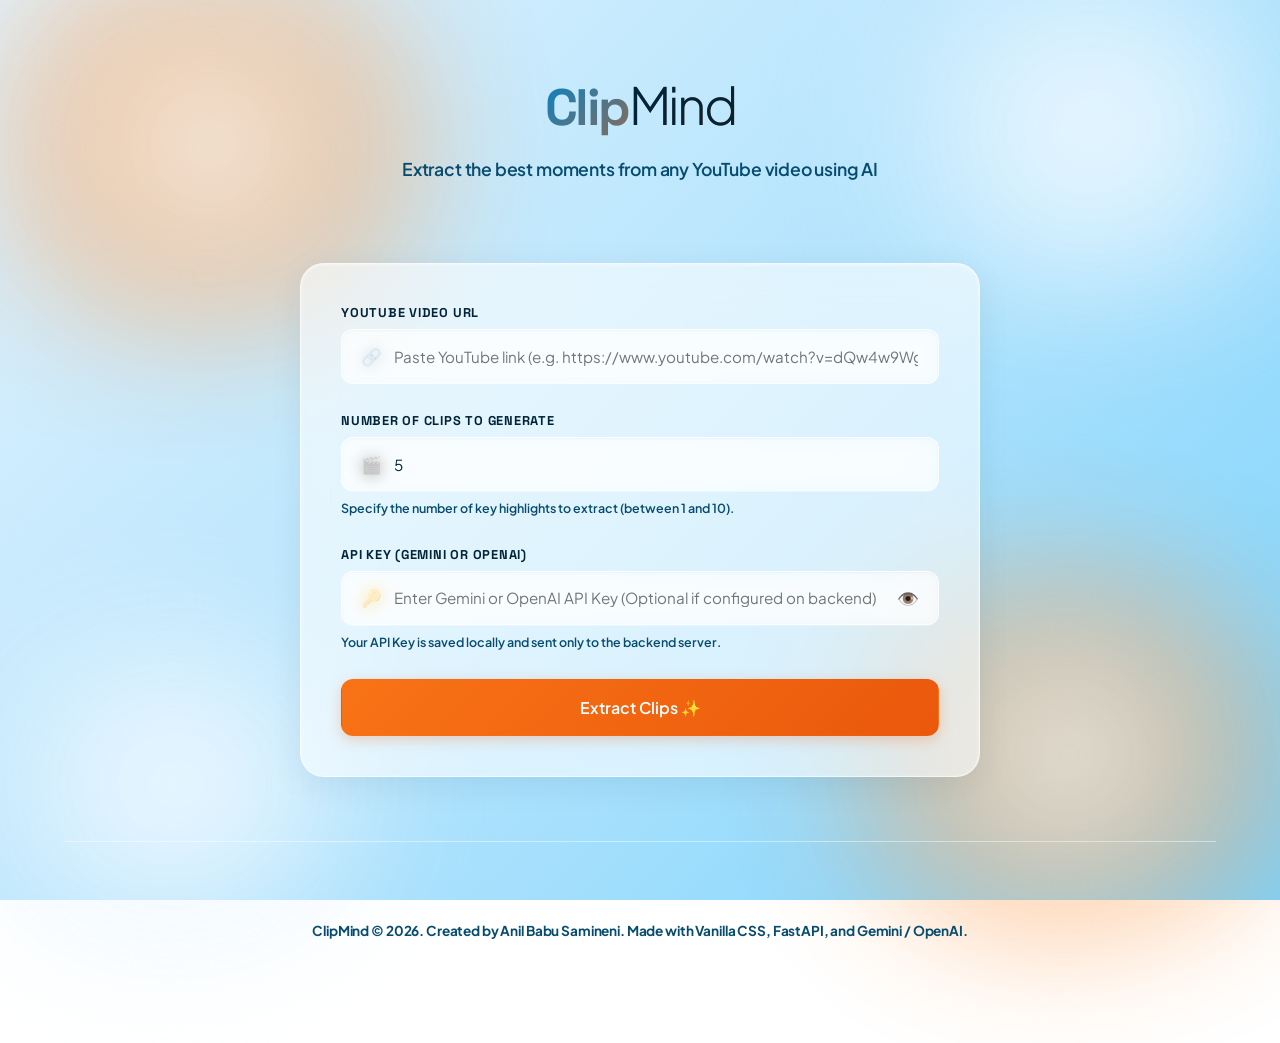
<file: clipmind/frontend/index.html>
<!DOCTYPE html>
<html lang="en">
<head>
    <meta charset="UTF-8">
    <meta name="viewport" content="width=device-width, initial-scale=1.0">
    <title>ClipMind - AI YouTube Clip Extractor</title>
    <meta name="description" content="Extract the most interesting, peak moments from any YouTube video in seconds using AI transcript analysis.">
    <!-- Google Fonts -->
    <link rel="preconnect" href="https://fonts.googleapis.com">
    <link rel="preconnect" href="https://fonts.gstatic.com" crossorigin>
    <link href="https://fonts.googleapis.com/css2?family=Plus+Jakarta+Sans:wght@300;400;500;600;700;800&family=Space+Grotesk:wght@400;500;700&display=swap" rel="stylesheet">
    <link rel="stylesheet" href="style.css">
</head>
<body>
    <!-- Animated Background Blobs at Corners -->
    <div class="blob blob-tl"></div>
    <div class="blob blob-tr"></div>
    <div class="blob blob-bl"></div>
    <div class="blob blob-br"></div>

    <div class="container">
        <!-- Header -->
        <header>
            <h1 class="logo-text">Clip<span>Mind</span></h1>
            <p class="subtitle">Extract the best moments from any YouTube video using AI</p>
        </header>

        <!-- Main Workspace -->
        <main>
            <!-- Form Card -->
            <section class="card form-card">
                <form id="extractor-form">
                    <!-- YouTube URL Input -->
                    <div class="input-group">
                        <label for="youtube-url">YouTube Video URL</label>
                        <div class="input-wrapper">
                            <span class="input-icon">🔗</span>
                            <input 
                                type="url" 
                                id="youtube-url" 
                                placeholder="Paste YouTube link (e.g. https://www.youtube.com/watch?v=dQw4w9WgXcQ)"
                                required
                            >
                        </div>
                    </div>

                    <!-- Number of Clips Input -->
                    <div class="input-group">
                        <label for="num-clips">Number of Clips to Generate</label>
                        <div class="input-wrapper">
                            <span class="input-icon">🎬</span>
                            <input 
                                type="number" 
                                id="num-clips" 
                                min="1" 
                                max="10" 
                                value="5"
                                required
                            >
                        </div>
                        <p class="input-hint">Specify the number of key highlights to extract (between 1 and 10).</p>
                    </div>

                    <!-- API Key Input -->
                    <div class="input-group">
                        <label for="api-key">API Key (Gemini or OpenAI)</label>
                        <div class="input-wrapper">
                            <span class="input-icon">🔑</span>
                            <input 
                                type="password" 
                                id="api-key" 
                                placeholder="Enter Gemini or OpenAI API Key (Optional if configured on backend)"
                            >
                            <button type="button" id="toggle-key-visibility" class="btn-icon">👁️</button>
                        </div>
                        <div id="key-badge-container" class="badge-container hidden">
                            <span id="key-type-badge" class="badge"></span>
                        </div>
                        <p class="input-hint">Your API Key is saved locally and sent only to the backend server.</p>
                    </div>

                    <!-- Action Button -->
                    <button type="submit" id="submit-btn" class="btn btn-primary">
                        <span class="btn-text">Extract Clips ✨</span>
                        <div class="spinner hidden"></div>
                    </button>
                </form>
            </section>

            <!-- Error Banner -->
            <section id="error-container" class="card error-card hidden">
                <div class="error-header">
                    <span class="error-icon">⚠️</span>
                    <h3>Something went wrong</h3>
                </div>
                <p id="error-message"></p>
                <div class="error-actions">
                    <button id="error-dismiss-btn" class="btn btn-secondary btn-small">Dismiss</button>
                    <button id="try-mock-btn" class="btn btn-primary btn-small hidden">Try Mock Mode 🚀</button>
                </div>
            </section>

            <!-- Progress Tracker Section -->
            <section id="progress-section" class="card progress-card hidden">
                <h3>Processing Video</h3>
                <p id="status-message">Initializing process...</p>

                <!-- Custom Stepper -->
                <div class="stepper">
                    <div class="step" id="step-fetching">
                        <div class="step-circle">📝</div>
                        <div class="step-label">Transcript</div>
                    </div>
                    <div class="step-line"></div>
                    <div class="step" id="step-analyzing">
                        <div class="step-circle">🤖</div>
                        <div class="step-label">AI Analysis</div>
                    </div>
                    <div class="step-line"></div>
                    <div class="step" id="step-downloading">
                        <div class="step-circle">⬇️</div>
                        <div class="step-label">Download</div>
                    </div>
                    <div class="step-line"></div>
                    <div class="step" id="step-clipping">
                        <div class="step-circle">✂️</div>
                        <div class="step-label">Clipping</div>
                    </div>
                </div>

                <!-- Custom Progress Bar -->
                <div class="progress-bar-container">
                    <div id="progress-fill" class="progress-bar-fill"></div>
                </div>
                <div class="progress-percent" id="progress-percent">0%</div>
            </section>

            <!-- Results Section -->
            <section id="results-section" class="results-section hidden">
                <div class="results-header">
                    <h2>🎯 AI Highlights</h2>
                    <p>We found <span id="clips-count">0</span> key highlights — each under 58 seconds.</p>
                </div>

                <div id="clips-grid" class="clips-grid">
                    <!-- Clip cards will be dynamically injected here -->
                </div>
            </section>
        </main>

        <!-- Footer -->
        <footer>
            <p>ClipMind &copy; 2026. Created by Anil Babu Samineni. Made with Vanilla CSS, FastAPI, and Gemini / OpenAI.</p>
        </footer>
    </div>

    <!-- JS App Entry -->
    <script src="app.js"></script>
</body>
</html>
</file>
<file: clipmind/frontend/style.css>
/* Core Design System - Premium Sky & Sun (Vibrant Glassmorphism) Theme */
:root {
    --bg-color: #bae6fd; /* Sky 200 base */
    --bg-gradient: linear-gradient(135deg, #e0f2fe 0%, #bae6fd 45%, #7dd3fc 100%); /* Clear sky-blue background gradient */
    --surface-color: rgba(255, 255, 255, 0.58); /* High-readability frosted glass cards */
    --border-color: rgba(255, 255, 255, 0.6); /* Semi-transparent white borders */
    --border-hover: rgba(255, 255, 255, 0.9); /* Bright border highlights on focus/hover */
    --accent-primary: #ea580c; /* Orange 600 - vibrant sunset orange primary accent */
    --accent-secondary: #f97316; /* Orange 500 - sunset amber accent */
    --accent-gradient: linear-gradient(135deg, #f97316 0%, #ea580c 100%); /* Sunset orange to amber action gradient */
    --logo-gradient: linear-gradient(135deg, #0284c7 0%, #ea580c 100%); /* Brand: sky-blue to warm orange transition */
    --text-primary: #022438; /* Deep space-navy for AAA contrast over glassmorphism cards */
    --text-secondary: #074c6f; /* Ocean navy for descriptions and content text */
    --text-muted: #1a5675; /* Muted sky-navy */
    --error-color: #e11d48; /* Premium warning red */
    --success-color: #f59e0b; /* Sunset gold/amber for completed steps */
    
    /* Elegant double-layered glass shadows */
    --shadow-main: 0 8px 32px 0 rgba(2, 36, 56, 0.08), 
                   0 1px 3px 0 rgba(255, 255, 255, 0.5) inset;
    --shadow-hover: 0 16px 48px 0 rgba(2, 36, 56, 0.12), 
                    0 1px 3px 0 rgba(255, 255, 255, 0.6) inset;
    --shadow-input: 0 1px 2px 0 rgba(2, 36, 56, 0.03) inset;

    /* Fonts */
    --font-sans: 'Plus Jakarta Sans', -apple-system, BlinkMacSystemFont, "Segoe UI", Roboto, Helvetica, Arial, sans-serif;
    --font-heading: 'Space Grotesk', -apple-system, BlinkMacSystemFont, sans-serif;

    /* Timing */
    --transition-fast: 0.15s cubic-bezier(0.16, 1, 0.3, 1);
    --transition-normal: 0.25s cubic-bezier(0.16, 1, 0.3, 1);
    --transition-slow: 0.4s cubic-bezier(0.16, 1, 0.3, 1);
}

/* Global Reset & Scrollbar */
* {
    margin: 0;
    padding: 0;
    box-sizing: border-box;
    font-family: var(--font-sans);
}

html {
    scroll-behavior: smooth;
}

body {
    background: var(--bg-gradient);
    background-attachment: fixed;
    color: var(--text-primary);
    min-height: 100vh;
    overflow-x: hidden;
    position: relative;
    display: flex;
    justify-content: center;
    align-items: flex-start;
    transition: background-color var(--transition-normal);
}

/* Custom Scrollbars */
::-webkit-scrollbar {
    width: 8px;
    height: 8px;
}
::-webkit-scrollbar-track {
    background: var(--bg-color);
}
::-webkit-scrollbar-thumb {
    background: rgba(255, 255, 255, 0.7);
    border-radius: 9999px;
    border: 2px solid var(--bg-color);
}
::-webkit-scrollbar-thumb:hover {
    background: rgba(255, 255, 255, 0.95);
}

/* Sky & Sun Background Atmosphere - Corner Blobs Layout */
.blob {
    position: fixed;
    border-radius: 50% 60% 70% 50% / 50% 60% 50% 60%;
    filter: blur(65px); /* Soft blur to maintain definitions */
    z-index: -1;
    opacity: 0.9;
    animation: float 28s infinite alternate ease-in-out;
    pointer-events: none;
}

/* Top-Left: Saturated sunset orange covered/layered with a bright white center */
.blob-tl {
    background: radial-gradient(circle, rgba(255, 255, 255, 0.96) 0%, rgba(251, 146, 60, 0.6) 45%, rgba(255, 255, 255, 0) 75%);
    width: 550px;
    height: 380px;
    top: -5%;
    left: -5%;
}

/* Top-Right: Light fluffy white cloud with soft peach/sky-blue tint */
.blob-tr {
    background: radial-gradient(circle, rgba(255, 255, 255, 0.96) 0%, rgba(224, 242, 254, 0.7) 50%, rgba(255, 255, 255, 0) 75%);
    width: 500px;
    height: 350px;
    top: -5%;
    right: -5%;
    animation-delay: -5s;
}

/* Bottom-Left: Light fluffy white cloud with soft peach/sky-blue tint */
.blob-bl {
    background: radial-gradient(circle, rgba(255, 255, 255, 0.96) 0%, rgba(224, 242, 254, 0.7) 50%, rgba(255, 255, 255, 0) 75%);
    width: 480px;
    height: 320px;
    bottom: -5%;
    left: -5%;
    animation-delay: -10s;
}

/* Bottom-Right: Saturated sunset orange covered/layered with a bright white center */
.blob-br {
    background: radial-gradient(circle, rgba(255, 255, 255, 0.96) 0%, rgba(251, 146, 60, 0.6) 45%, rgba(255, 255, 255, 0) 75%);
    width: 550px;
    height: 380px;
    bottom: -5%;
    right: -5%;
    animation-delay: -15s;
}

@keyframes float {
    0% {
        transform: translate(0, 0) scale(1) rotate(0deg);
        border-radius: 50% 60% 70% 50% / 50% 60% 50% 60%;
    }
    50% {
        transform: translate(80px, 45px) scale(1.1) rotate(4deg);
        border-radius: 60% 50% 60% 70% / 60% 50% 70% 50%;
    }
    100% {
        transform: translate(-40px, -30px) scale(0.95) rotate(-3deg);
        border-radius: 50% 60% 70% 50% / 50% 60% 50% 60%;
    }
}

/* App Container */
.container {
    width: 100%;
    max-width: 1200px;
    padding: 4.5rem 1.5rem;
    display: flex;
    flex-direction: column;
    min-height: 100vh;
    gap: 1.5rem;
}

/* Header & Typography */
header {
    text-align: center;
    margin-bottom: 3.5rem;
}

.logo-text {
    font-family: var(--font-heading);
    font-size: 3.2rem;
    font-weight: 800;
    letter-spacing: -0.05em;
    margin-bottom: 0.5rem;
    background: var(--logo-gradient); /* Sky-blue to sunset orange transition */
    -webkit-background-clip: text;
    -webkit-text-fill-color: transparent;
    display: inline-block;
}

.logo-text span {
    font-weight: 300;
    -webkit-text-fill-color: var(--text-primary);
    color: var(--text-primary);
}

.subtitle {
    font-size: 1.1rem;
    color: var(--text-secondary);
    font-weight: 600;
    max-width: 550px;
    margin: 0.5rem auto 0 auto;
    line-height: 1.55;
    letter-spacing: -0.01em;
}

/* Glassmorphism Cards */
.card {
    background: var(--surface-color);
    backdrop-filter: blur(24px);
    -webkit-backdrop-filter: blur(24px);
    border: 1px solid var(--border-color);
    border-radius: 24px;
    padding: 2.5rem;
    box-shadow: var(--shadow-main);
    transition: transform var(--transition-normal), box-shadow var(--transition-normal), border-color var(--transition-normal);
}

.form-card {
    max-width: 680px;
    margin: 0 auto 2.5rem auto;
}

.form-card:hover {
    border-color: var(--border-hover);
    box-shadow: var(--shadow-hover);
}

/* Forms & Inputs */
.input-group {
    margin-bottom: 1.75rem;
}

.input-group label {
    display: block;
    margin-bottom: 0.5rem;
    font-size: 0.8rem;
    font-weight: 700;
    color: var(--text-primary);
    font-family: var(--font-heading);
    text-transform: uppercase;
    letter-spacing: 0.06em;
}

.input-wrapper {
    position: relative;
    display: flex;
    align-items: center;
}

.input-icon {
    position: absolute;
    left: 1.25rem;
    font-size: 1.05rem;
    color: var(--text-secondary);
    pointer-events: none;
    display: flex;
    align-items: center;
    justify-content: center;
}

.input-wrapper input {
    width: 100%;
    padding: 1.05rem 1.25rem 1.05rem 3.25rem;
    background: rgba(255, 255, 255, 0.5);
    backdrop-filter: blur(8px);
    -webkit-backdrop-filter: blur(8px);
    border: 1px solid rgba(255, 255, 255, 0.65);
    border-radius: 12px;
    color: var(--text-primary);
    font-size: 0.95rem;
    outline: none;
    box-shadow: var(--shadow-input);
    transition: border-color var(--transition-fast), box-shadow var(--transition-fast), background var(--transition-fast);
}

.input-wrapper input:hover {
    background: rgba(255, 255, 255, 0.65);
    border-color: rgba(255, 255, 255, 0.85);
}

.input-wrapper input:focus {
    background: rgba(255, 255, 255, 0.85);
    border-color: var(--accent-primary);
    box-shadow: 0 0 0 3px rgba(234, 88, 12, 0.25), var(--shadow-input);
}

.input-hint {
    font-size: 0.78rem;
    color: var(--text-secondary);
    font-weight: 600;
    margin-top: 0.5rem;
    line-height: 1.45;
}

.btn-icon {
    position: absolute;
    right: 1.25rem;
    background: none;
    border: none;
    cursor: pointer;
    font-size: 1.1rem;
    color: var(--text-secondary);
    transition: color var(--transition-fast), transform var(--transition-fast);
    display: flex;
    align-items: center;
    justify-content: center;
}

.btn-icon:hover {
    color: var(--text-primary);
    transform: scale(1.08);
}

/* Premium Buttons */
.btn {
    display: inline-flex;
    align-items: center;
    justify-content: center;
    gap: 0.5rem;
    width: 100%;
    padding: 1.05rem;
    border-radius: 12px;
    font-size: 1rem;
    font-weight: 600;
    cursor: pointer;
    transition: all var(--transition-fast);
    border: 1px solid transparent;
    outline: none;
}

.btn-primary {
    background: var(--accent-gradient); /* Sunset Orange to amber gradient */
    color: #ffffff;
    box-shadow: 0 4px 14px rgba(234, 88, 12, 0.25);
}

.btn-primary:hover {
    transform: translateY(-1.5px);
    box-shadow: 0 8px 22px rgba(234, 88, 12, 0.38);
    background: linear-gradient(135deg, #fb923c 0%, #f97316 100%);
}

.btn-primary:active {
    transform: translateY(0.5px);
    box-shadow: 0 2px 6px rgba(234, 88, 12, 0.18);
}

.btn-secondary {
    background: rgba(255, 255, 255, 0.5);
    backdrop-filter: blur(8px);
    -webkit-backdrop-filter: blur(8px);
    color: var(--text-primary);
    border: 1px solid rgba(255, 255, 255, 0.65);
    box-shadow: var(--shadow-input);
}

.btn-secondary:hover {
    background: rgba(255, 255, 255, 0.7);
    border-color: rgba(255, 255, 255, 0.9);
    color: var(--text-primary);
    transform: translateY(-1.5px);
    box-shadow: 0 4px 12px rgba(2, 36, 56, 0.1);
}

.btn-secondary:active {
    transform: translateY(0.5px);
}

.btn-small {
    padding: 0.6rem 1.1rem;
    font-size: 0.85rem;
    border-radius: 8px;
    width: auto;
}

/* Download button inside clip cards - Sunset Orange to Amber */
.btn-download {
    width: 100%;
    margin-top: auto;
    background: var(--accent-gradient);
    color: #ffffff;
    box-shadow: 0 4px 12px rgba(234, 88, 12, 0.18);
}

.btn-download:hover {
    background: linear-gradient(135deg, #fb923c 0%, #f97316 100%);
    color: #ffffff;
    box-shadow: 0 6px 16px rgba(234, 88, 12, 0.28);
}

/* Spinner */
.spinner {
    width: 20px;
    height: 20px;
    border: 2.5px solid rgba(255, 255, 255, 0.35);
    border-radius: 50%;
    border-top-color: #ffffff;
    animation: spin 0.65s linear infinite;
}

@keyframes spin {
    to { transform: rotate(360deg); }
}

.hidden {
    display: none !important;
}

/* Error Banner */
.error-card {
    border-color: rgba(225, 29, 72, 0.25);
    background: rgba(225, 29, 72, 0.05);
    max-width: 680px;
    margin: 0 auto 2.5rem auto;
    display: flex;
    flex-direction: column;
    gap: 1.25rem;
    padding: 2rem;
}

.error-header {
    display: flex;
    align-items: center;
    gap: 0.75rem;
    color: var(--error-color);
}

.error-header h3 {
    font-family: var(--font-heading);
    font-size: 1.15rem;
    font-weight: 700;
}

#error-message {
    color: #9f1239;
    font-size: 0.9rem;
    line-height: 1.55;
}

/* Progress Tracker Section */
.progress-card {
    max-width: 680px;
    margin: 0 auto 3rem auto;
    text-align: center;
    padding: 2.5rem;
}

.progress-card h3 {
    margin-bottom: 0.5rem;
    font-family: var(--font-heading);
    font-size: 1.4rem;
    font-weight: 700;
    color: var(--text-primary);
    letter-spacing: -0.02em;
}

#status-message {
    color: var(--text-secondary);
    margin-bottom: 2rem;
    font-size: 0.9rem;
    font-weight: 600;
}

/* Stepper Component */
.stepper {
    display: flex;
    justify-content: space-between;
    align-items: flex-start;
    margin-bottom: 2.5rem;
    position: relative;
}

.step {
    display: flex;
    flex-direction: column;
    align-items: center;
    gap: 0.75rem;
    z-index: 1;
    flex: 1;
}

.step-circle {
    width: 44px;
    height: 44px;
    border-radius: 50%;
    background: rgba(255, 255, 255, 0.55);
    backdrop-filter: blur(4px);
    -webkit-backdrop-filter: blur(4px);
    border: 2px solid var(--border-color);
    display: flex;
    align-items: center;
    justify-content: center;
    font-size: 1.1rem;
    transition: all var(--transition-normal);
    box-shadow: 0 2px 4px rgba(2, 36, 56, 0.02);
}

.step-label {
    font-size: 0.8rem;
    font-weight: 700;
    color: var(--text-secondary);
    transition: all var(--transition-normal);
}

.step-line {
    flex-grow: 1;
    height: 2px;
    background: rgba(255, 255, 255, 0.5);
    margin-top: 21px; /* Center with the 44px circles vertically */
    transition: background var(--transition-normal);
}

/* Stepper Active - Sunset Orange */
.step.active .step-circle {
    border-color: var(--accent-primary); /* Sunset orange */
    box-shadow: 0 0 0 4px rgba(234, 88, 12, 0.25);
    background: rgba(255, 255, 255, 0.9);
    transform: scale(1.05);
}

.step.active .step-label {
    color: var(--accent-primary);
    font-weight: 800;
}

/* Stepper Completed - Sunset Gold/Amber */
.step.completed .step-circle {
    border-color: var(--success-color); /* Warm sunset gold/amber */
    background: rgba(245, 158, 11, 0.1);
    box-shadow: 0 0 0 4px rgba(245, 158, 11, 0.18);
}

.step.completed .step-label {
    color: #d97706; /* Dark golden */
    font-weight: 750;
}

/* Completed Line Sibling Highlight - Sunset Golden */
.step.completed + .step-line {
    background: var(--success-color);
}

/* Progress Bar Component - Sunset Orange to Amber Gradient Fill */
.progress-bar-container {
    width: 100%;
    height: 6px;
    background: rgba(255, 255, 255, 0.4);
    border-radius: 9999px;
    overflow: hidden;
    margin-bottom: 0.75rem;
}

.progress-bar-fill {
    height: 100%;
    width: 0%;
    background: var(--accent-gradient); /* Sunset Orange/Amber gradient */
    border-radius: 9999px;
    transition: width 0.4s cubic-bezier(0.4, 0, 0.2, 1);
    position: relative;
    overflow: hidden;
}

.progress-bar-fill::after {
    content: '';
    position: absolute;
    top: 0; left: 0; right: 0; bottom: 0;
    background: linear-gradient(
        90deg,
        rgba(255, 255, 255, 0) 0%,
        rgba(255, 255, 255, 0.3) 50%,
        rgba(255, 255, 255, 0) 100%
    );
    animation: shimmer 1.5s infinite;
}

@keyframes shimmer {
    0% { transform: translateX(-100%); }
    100% { transform: translateX(100%); }
}

.progress-percent {
    font-size: 0.95rem;
    font-weight: 700;
    color: var(--accent-primary);
}

/* Results Grid & Section */
.results-section {
    margin-top: 2rem;
    animation: fadeIn 0.45s cubic-bezier(0.16, 1, 0.3, 1);
}

.results-header {
    text-align: center;
    margin-bottom: 3rem;
}

.results-header h2 {
    font-family: var(--font-heading);
    font-size: 2.25rem;
    font-weight: 700;
    margin-bottom: 0.5rem;
    color: var(--text-primary);
    letter-spacing: -0.03em;
}

.results-header p {
    color: var(--text-secondary);
    font-size: 1rem;
    font-weight: 600;
}

#clips-count {
    color: var(--accent-primary); /* Sunset Orange */
    font-weight: 800;
}

.clips-grid {
    display: grid;
    grid-template-columns: repeat(auto-fill, minmax(350px, 1fr));
    gap: 2.5rem;
}

@keyframes fadeIn {
    from { opacity: 0; transform: translateY(16px); }
    to { opacity: 1; transform: translateY(0); }
}

/* Clip Card styling */
.clip-card {
    display: flex;
    flex-direction: column;
    background: var(--surface-color);
    backdrop-filter: blur(24px);
    -webkit-backdrop-filter: blur(24px);
    border: 1px solid var(--border-color);
    border-radius: 20px;
    overflow: hidden;
    transition: transform var(--transition-normal), border-color var(--transition-normal), box-shadow var(--transition-normal);
    box-shadow: var(--shadow-main);
}

.clip-card:hover {
    transform: translateY(-5px);
    border-color: var(--border-hover);
    box-shadow: var(--shadow-hover);
}

.video-container {
    width: 100%;
    position: relative;
    aspect-ratio: 9/16;
    max-height: 480px;
    background: #022335; /* Deep sky-black context */
    margin: 0 auto;
    overflow: hidden;
    display: flex;
    justify-content: center;
    align-items: center;
    border-bottom: 1px solid rgba(255, 255, 255, 0.4);
}

.video-container video {
    width: auto;
    height: 100%;
    max-width: 100%;
    object-fit: contain;
    display: block;
}

.clip-content {
    padding: 1.75rem;
    display: flex;
    flex-direction: column;
    flex-grow: 1;
}

.clip-badges {
    display: flex;
    align-items: center;
    gap: 0.5rem;
    margin-bottom: 0.85rem;
}

.badge {
    padding: 0.35rem 0.75rem;
    border-radius: 9999px;
    font-size: 0.72rem;
    font-weight: 700;
}

/* Warm sunset orange/amber time badge */
.badge-time {
    background: rgba(254, 215, 170, 0.5); /* warm orange tint */
    color: #c2410c; /* deep orange text */
    border: 1px solid rgba(253, 186, 116, 0.6);
}

.badge-duration {
    background: rgba(255, 255, 255, 0.35);
    color: var(--text-secondary);
    border: 1px solid rgba(255, 255, 255, 0.5);
}

.clip-title {
    font-size: 1.2rem;
    font-weight: 700;
    margin-bottom: 0.75rem;
    line-height: 1.4;
    color: var(--text-primary);
    font-family: var(--font-heading);
    letter-spacing: -0.02em;
}

.clip-reason {
    font-size: 0.88rem;
    color: var(--text-secondary);
    line-height: 1.6;
    margin-bottom: 1.75rem;
    flex-grow: 1;
    font-weight: 600;
}

/* YouTube Shorts SEO Metadata Container */
.seo-metadata-container {
    margin-top: 1.5rem;
    padding-top: 1.5rem;
    border-top: 1px solid rgba(255, 255, 255, 0.45);
    display: flex;
    flex-direction: column;
    gap: 1.25rem;
    margin-bottom: 1.75rem;
}

.seo-section-title {
    font-family: var(--font-heading);
    font-size: 0.8rem;
    font-weight: 700;
    color: var(--text-secondary);
    letter-spacing: 0.06em;
    text-transform: uppercase;
    margin-bottom: 0.3rem;
}

.seo-field {
    display: flex;
    flex-direction: column;
    gap: 0.45rem;
}

.seo-field-header {
    display: flex;
    justify-content: space-between;
    align-items: center;
}

.seo-field-label {
    font-size: 0.72rem;
    font-weight: 700;
    color: var(--text-muted);
    text-transform: uppercase;
    letter-spacing: 0.05em;
}

/* Clipboard Copy Button */
.btn-copy {
    background: rgba(255, 255, 255, 0.6);
    border: 1px solid rgba(255, 255, 255, 0.5);
    color: var(--text-secondary);
    padding: 0.3rem 0.65rem;
    border-radius: 6px;
    font-size: 0.72rem;
    font-weight: 600;
    cursor: pointer;
    transition: all var(--transition-fast);
    outline: none;
    box-shadow: var(--shadow-input);
}

.btn-copy:hover {
    background: rgba(255, 255, 255, 0.8);
    color: var(--text-primary);
    border-color: rgba(255, 255, 255, 0.75);
}

.btn-copy:active {
    transform: scale(0.96);
}

.btn-copy.copied {
    background: rgba(16, 185, 129, 0.15) !important;
    color: #047857 !important;
    border-color: rgba(16, 185, 129, 0.35) !important;
}

/* Monospaced-influenced SEO Field Values */
.seo-field-value {
    background: rgba(255, 255, 255, 0.45);
    border: 1px solid rgba(255, 255, 255, 0.5);
    border-radius: 8px;
    padding: 0.8rem 0.95rem;
    font-size: 0.84rem;
    color: var(--text-primary);
    line-height: 1.5;
    word-break: break-word;
    font-family: ui-monospace, SFMono-Regular, Menlo, Monaco, Consolas, monospace;
    transition: border-color var(--transition-fast), background var(--transition-fast);
    font-weight: 600;
}

.seo-field-value:hover {
    background: rgba(255, 255, 255, 0.6);
    border-color: rgba(255, 255, 255, 0.7);
}

.seo-field-value.text-area-style {
    white-space: pre-wrap;
    max-height: 120px;
    overflow-y: auto;
}

/* Custom Scrollbar for Description value boxes */
.seo-field-value.text-area-style::-webkit-scrollbar {
    width: 6px;
}

.seo-field-value.text-area-style::-webkit-scrollbar-track {
    background: transparent;
}

.seo-field-value.text-area-style::-webkit-scrollbar-thumb {
    background: rgba(255, 255, 255, 0.55);
    border-radius: 9999px;
}

.seo-field-value.text-area-style::-webkit-scrollbar-thumb:hover {
    background: rgba(255, 255, 255, 0.85);
}

/* Tag Lists - Soft sky-blue/indigo tag theme */
.seo-tags {
    display: flex;
    flex-wrap: wrap;
    gap: 0.4rem;
}

.badge-tag {
    background: rgba(224, 242, 254, 0.45); /* soft sky-blue tint */
    color: #0369a1; /* sky blue text */
    border: 1px solid rgba(147, 197, 253, 0.55);
    font-size: 0.72rem;
    padding: 0.28rem 0.55rem;
    border-radius: 6px;
    font-weight: 600;
    transition: all var(--transition-fast);
    font-family: ui-monospace, SFMono-Regular, Menlo, Monaco, Consolas, monospace;
}

.badge-tag:hover {
    background: rgba(224, 242, 254, 0.65);
    border-color: rgba(147, 197, 253, 0.75);
    color: var(--text-primary);
    transform: translateY(-1px);
}

/* Footer Section */
footer {
    text-align: center;
    margin-top: auto;
    padding: 5rem 0 2rem 0;
    border-top: 1px solid rgba(255, 255, 255, 0.45);
}

footer p {
    color: var(--text-secondary);
    font-size: 0.85rem;
    letter-spacing: -0.01em;
    font-weight: 700;
}

/* Responsive Media Queries */
@media (max-width: 768px) {
    .logo-text {
        font-size: 2.6rem;
    }
    
    .subtitle {
        font-size: 1rem;
    }

    .container {
        padding: 2.5rem 1rem;
    }

    .card {
        padding: 1.75rem;
    }

    .clips-grid {
        grid-template-columns: 1fr;
        gap: 2rem;
    }

    .stepper {
        flex-wrap: wrap;
        gap: 1.25rem;
        justify-content: center;
    }

    .step-line {
        display: none; /* Hide lines on small wrap screens */
    }

    .step {
        flex: initial;
        width: 42%;
    }
}

/* Diagnostic Badges */
.badge-container {
    margin-top: 0.5rem;
    display: flex;
    gap: 0.5rem;
}
.badge {
    display: inline-block;
    padding: 0.25rem 0.6rem;
    border-radius: 9999px;
    font-size: 0.75rem;
    font-weight: 700;
    text-transform: uppercase;
    letter-spacing: 0.05em;
}
.badge-gemini {
    background: rgba(2, 132, 199, 0.1);
    color: #0284c7;
    border: 1px solid rgba(2, 132, 199, 0.25);
}
.badge-openai {
    background: rgba(16, 163, 127, 0.1);
    color: #10a37f;
    border: 1px solid rgba(16, 163, 127, 0.25);
}
.badge-mock {
    background: rgba(147, 51, 234, 0.1);
    color: #9333ea;
    border: 1px solid rgba(147, 51, 234, 0.25);
}
.badge-invalid {
    background: rgba(225, 29, 72, 0.1);
    color: #e11d48;
    border: 1px solid rgba(225, 29, 72, 0.25);
}

.error-actions {
    display: flex;
    gap: 1rem;
    align-items: center;
    margin-top: 0.5rem;
}

/* Stepper Failed State */
.step.failed .step-circle {
    border-color: var(--error-color);
    background: rgba(225, 29, 72, 0.1);
    box-shadow: 0 0 0 4px rgba(225, 29, 72, 0.18);
}
.step.failed .step-label {
    color: var(--error-color);
    font-weight: 750;
}
.step.failed + .step-line {
    background: var(--error-color);
}
</file>
